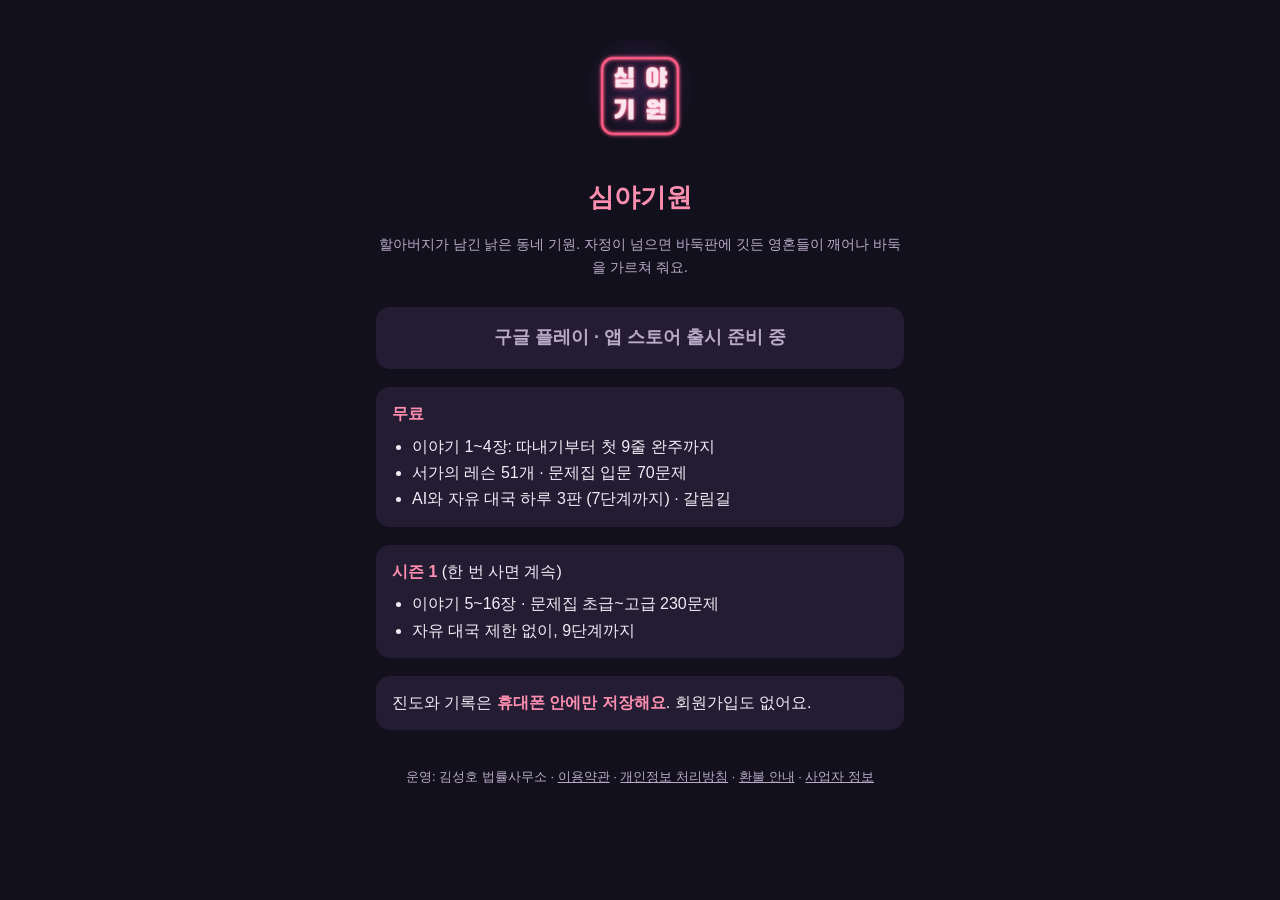
<file: index.html>
<!doctype html>
<html lang="ko">
<head>
<meta charset="utf-8">
<meta name="viewport" content="width=device-width,initial-scale=1">
<title>심야기원</title>
<meta name="description" content="자정의 낡은 동네 기원, 바둑판에 깃든 영혼들에게 처음부터 배우는 바둑 이야기. 16장 이야기, 문제집 300문제, AI 9단계.">
<link rel="icon" href="icons/icon-192.png">
<link rel="apple-touch-icon" href="icons/apple-touch-icon.png">
<style>
:root { --bg: #12101c; --fg: #f3ecf6; --mute: #b9aac8; --card: #231c33; --hl: #ff8fb0; --btn: #ff5c86; }
* { box-sizing: border-box; }
body { margin: 0; background: var(--bg); color: var(--fg); font: 16px/1.65 -apple-system, "Apple SD Gothic Neo", "Noto Sans KR", sans-serif; }
main { max-width: 560px; margin: 0 auto; padding: 40px 16px 56px; text-align: center; }
img.icon { width: 112px; height: 112px; border-radius: 26px; }
h1 { font-size: 26px; margin: 16px 0 4px; color: var(--hl); }
.note { color: var(--mute); font-size: 14px; }
.btn { display: block; margin: 28px 0 8px; padding: 16px; border-radius: 14px; background: var(--btn); color: #2a1720; font-weight: 800; font-size: 18px; text-decoration: none; }
.btn.off { background: var(--card); color: var(--mute); }
.card { background: var(--card); border-radius: 14px; padding: 14px 16px; margin-top: 18px; text-align: left; }
.card ul { margin: 6px 0 0; padding-left: 20px; }
b { color: var(--hl); }
footer { margin-top: 36px; font-size: 13px; color: var(--mute); }
footer a { color: inherit; }
</style>
</head>
<body>
<main>
<img class="icon" src="icons/icon-512.png" alt="">
<h1>심야기원</h1>
<p class="note">할아버지가 남긴 낡은 동네 기원. 자정이 넘으면 바둑판에 깃든 영혼들이 깨어나 바둑을 가르쳐 줘요.</p>
<span class="btn off">구글 플레이 · 앱 스토어 출시 준비 중</span>
<div class="card"><b>무료</b>
<ul>
<li>이야기 1~4장: 따내기부터 첫 9줄 완주까지</li>
<li>서가의 레슨 51개 · 문제집 입문 70문제</li>
<li>AI와 자유 대국 하루 3판 (7단계까지) · 갈림길</li>
</ul></div>
<div class="card"><b>시즌 1</b> (한 번 사면 계속)
<ul>
<li>이야기 5~16장 · 문제집 초급~고급 230문제</li>
<li>자유 대국 제한 없이, 9단계까지</li>
</ul></div>
<div class="card">진도와 기록은 <b>휴대폰 안에만 저장해요</b>. 회원가입도 없어요.</div>
<footer>운영: 김성호 법률사무소 · <a href="terms.html">이용약관</a> · <a href="privacy.html">개인정보 처리방침</a> · <a href="refund.html">환불 안내</a> · <a href="business.html">사업자 정보</a></footer>
</main>
</body>
</html>
</file>
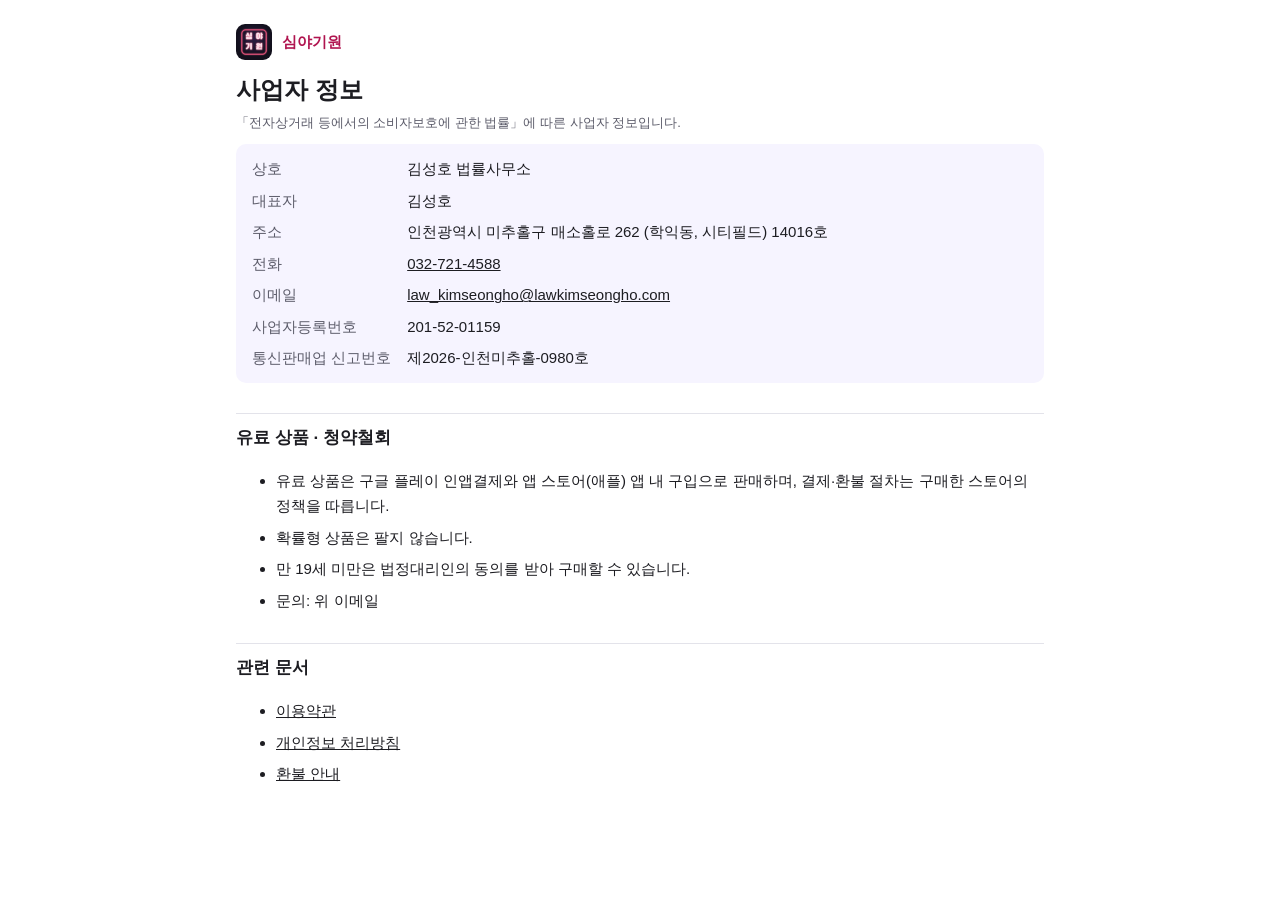
<file: business.html>
<!doctype html>
<html lang="ko">
<head>
<meta charset="utf-8">
<meta name="viewport" content="width=device-width,initial-scale=1">
<title>사업자 정보 · 심야기원</title>
<link rel="icon" href="icons/icon-192.png">
<link rel="stylesheet" href="legal.css">
</head>
<body>
<main>
<a class="app" href="./"><img src="icons/icon-192.png" alt="">심야기원</a>
<h1>사업자 정보</h1>
<p class="meta">「전자상거래 등에서의 소비자보호에 관한 법률」에 따른 사업자 정보입니다.</p>

<dl class="info">
  <dt>상호</dt><dd>김성호 법률사무소</dd>
  <dt>대표자</dt><dd>김성호</dd>
  <dt>주소</dt><dd>인천광역시 미추홀구 매소홀로 262 (학익동, 시티필드) 14016호</dd>
  <dt>전화</dt><dd><a href="tel:032-721-4588">032-721-4588</a></dd>
  <dt>이메일</dt><dd><a href="mailto:law_kimseongho@lawkimseongho.com">law_kimseongho@lawkimseongho.com</a></dd>
  <dt>사업자등록번호</dt><dd>201-52-01159</dd>
  <dt>통신판매업 신고번호</dt><dd>제2026-인천미추홀-0980호</dd>
</dl>

<h2>유료 상품 · 청약철회</h2>
<ul>
  <li>유료 상품은 구글 플레이 인앱결제와 앱 스토어(애플) 앱 내 구입으로 판매하며, 결제·환불 절차는 구매한 스토어의 정책을 따릅니다.</li>
  <li>확률형 상품은 팔지 않습니다.</li>
  <li>만 19세 미만은 법정대리인의 동의를 받아 구매할 수 있습니다.</li>
  <li>문의: 위 이메일</li>
</ul>

<h2>관련 문서</h2>
<ul>
  <li><a href="terms.html">이용약관</a></li>
  <li><a href="privacy.html">개인정보 처리방침</a></li>
  <li><a href="refund.html">환불 안내</a></li>
</ul>
</main>
</body>
</html>
</file>
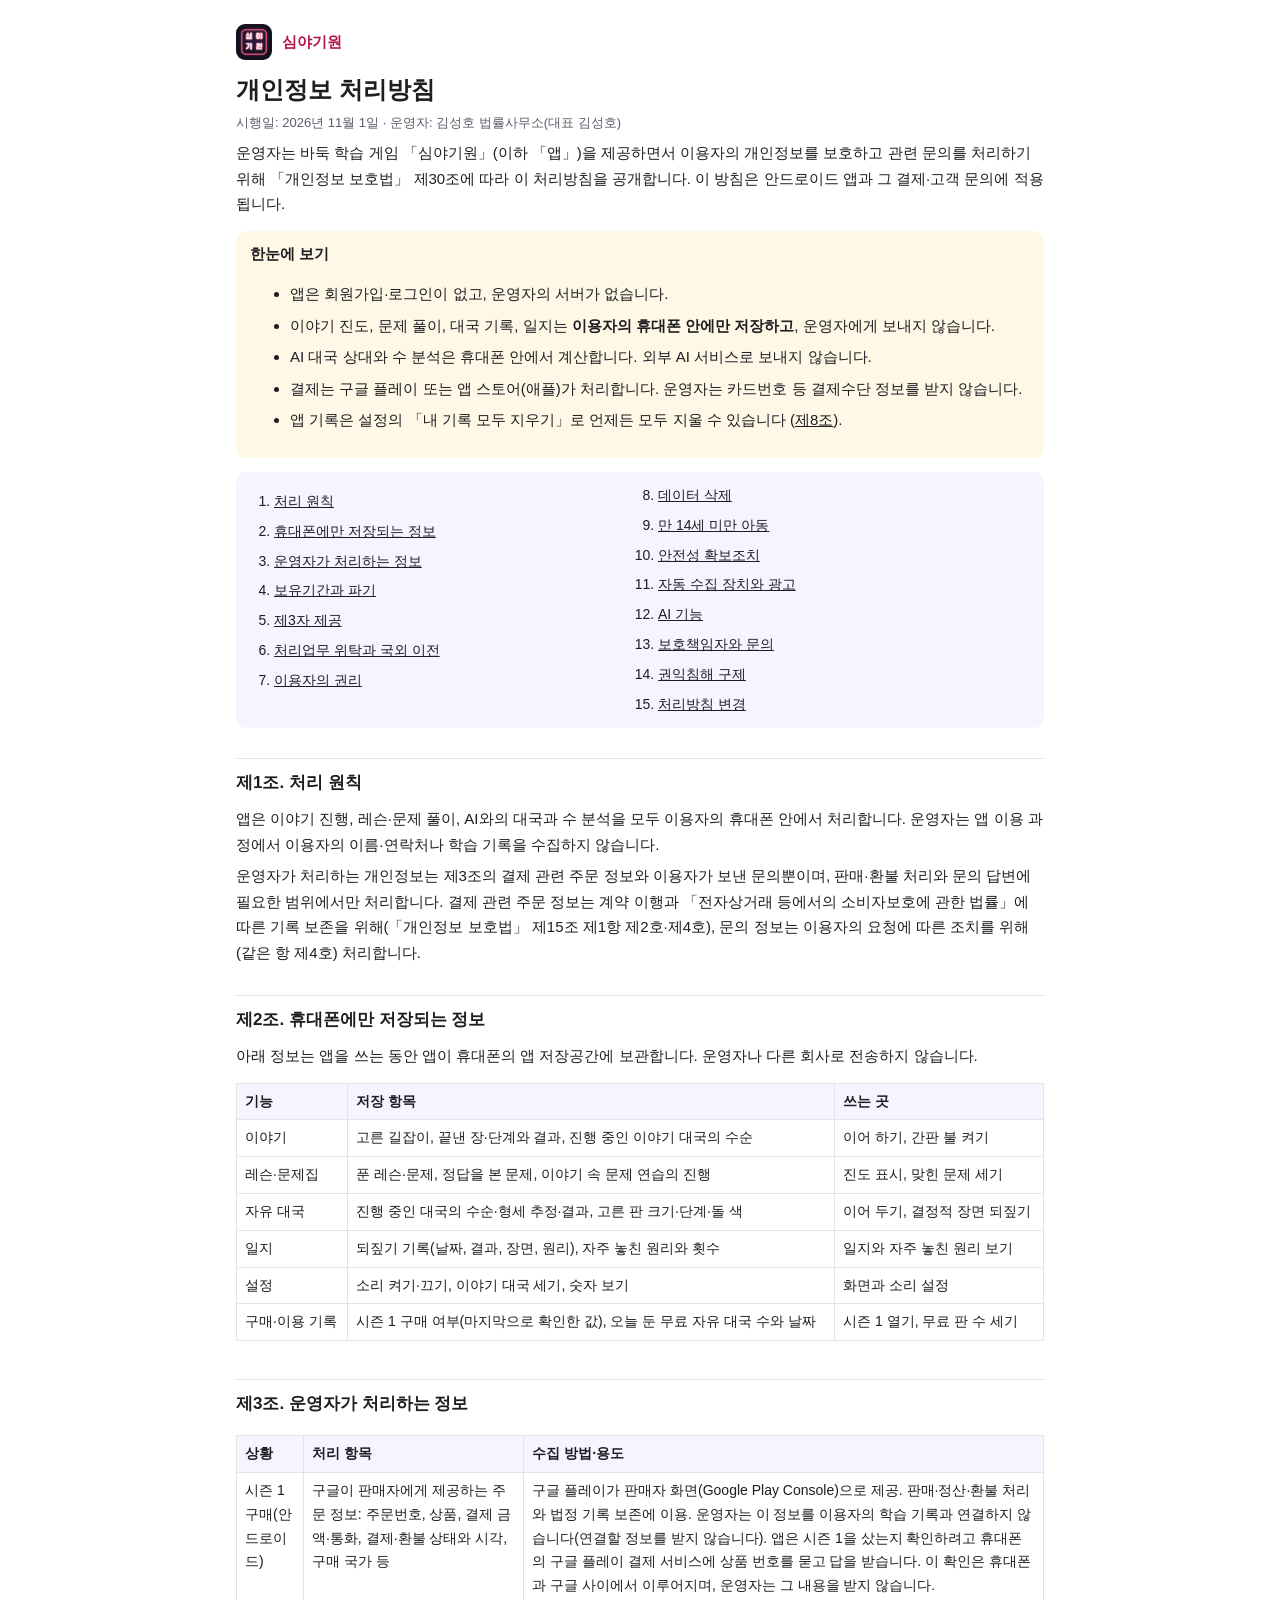
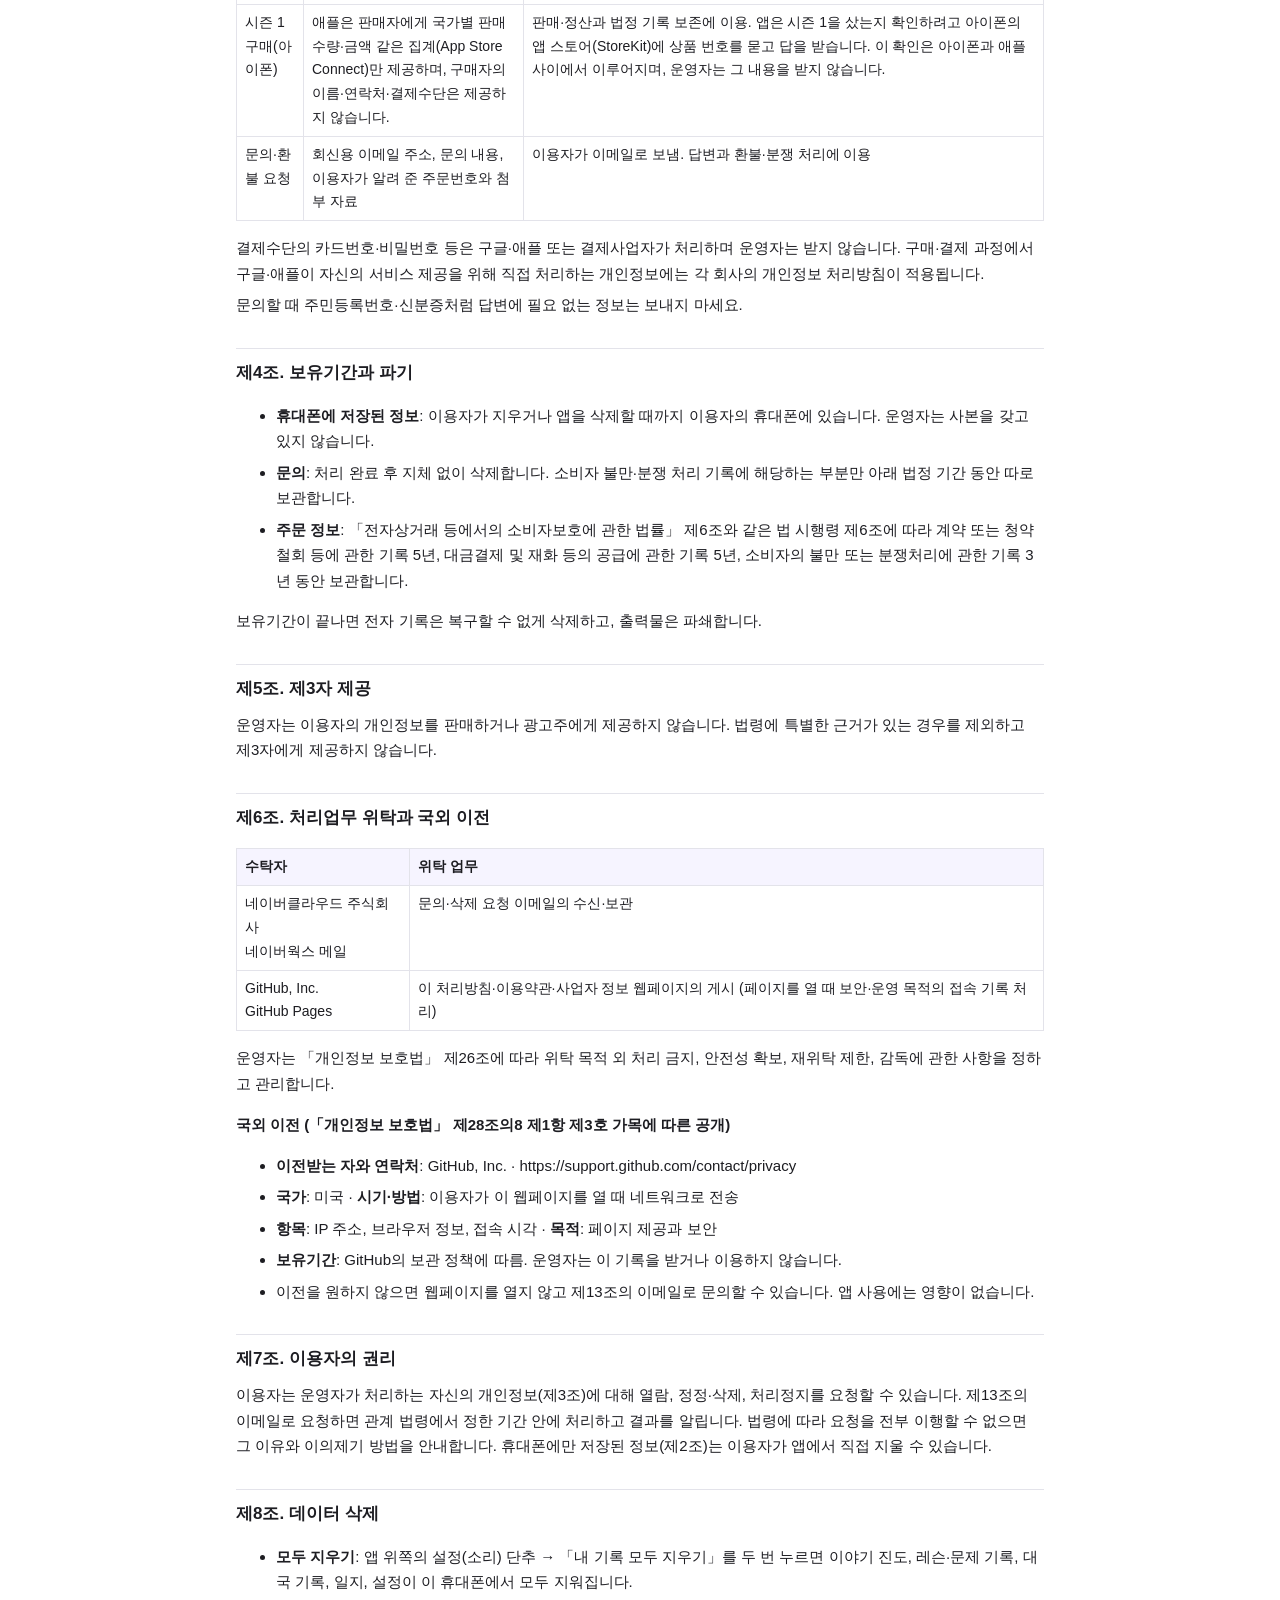
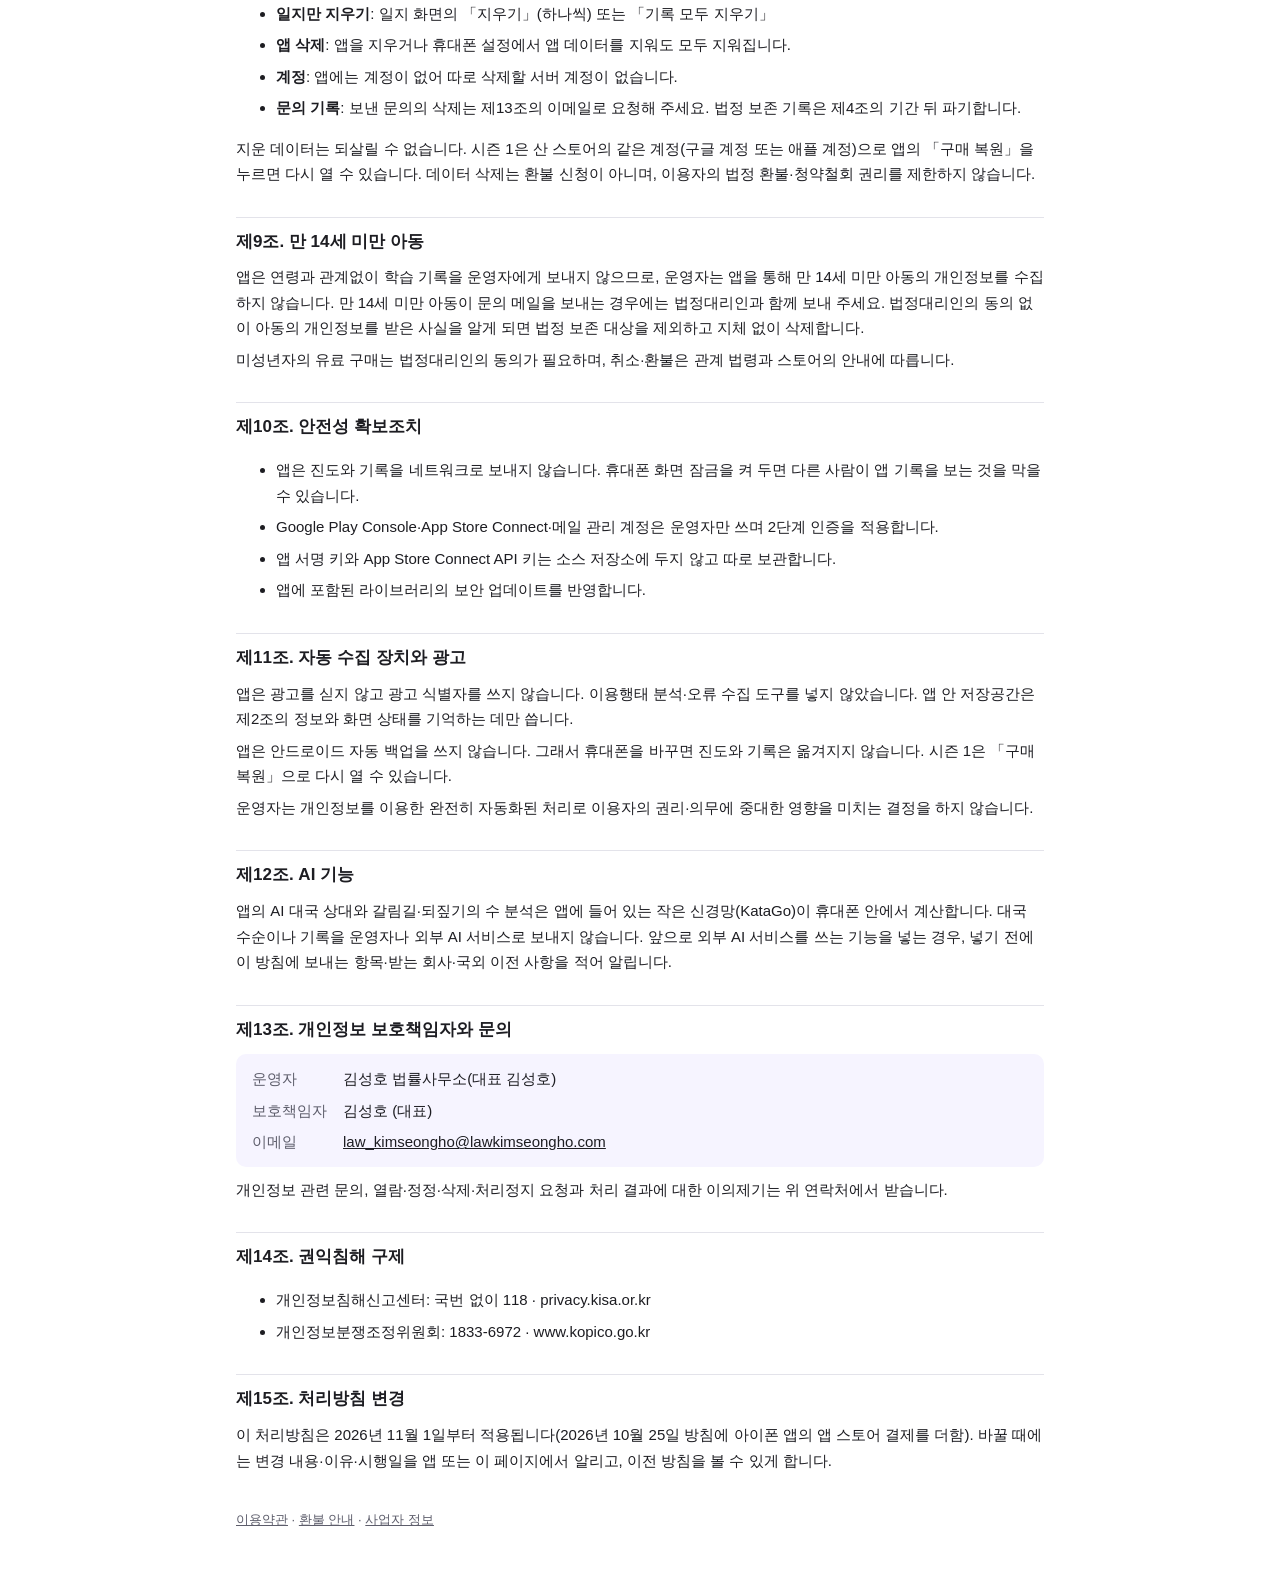
<file: privacy.html>
<!doctype html>
<html lang="ko">
<head>
<meta charset="utf-8">
<meta name="viewport" content="width=device-width,initial-scale=1">
<title>개인정보 처리방침 · 심야기원</title>
<link rel="icon" href="icons/icon-192.png">
<link rel="stylesheet" href="legal.css">
</head>
<body>
<main>
<a class="app" href="./"><img src="icons/icon-192.png" alt="">심야기원</a>
<h1>개인정보 처리방침</h1>
<p class="meta">시행일: 2026년 11월 1일 · 운영자: 김성호 법률사무소(대표 김성호)</p>

<p>운영자는 바둑 학습 게임 「심야기원」(이하 「앱」)을 제공하면서 이용자의 개인정보를 보호하고 관련 문의를 처리하기 위해 「개인정보 보호법」 제30조에 따라 이 처리방침을 공개합니다. 이 방침은 안드로이드 앱과 그 결제·고객 문의에 적용됩니다.</p>

<div class="callout">
<b>한눈에 보기</b>
<ul>
<li>앱은 회원가입·로그인이 없고, 운영자의 서버가 없습니다.</li>
<li>이야기 진도, 문제 풀이, 대국 기록, 일지는 <b>이용자의 휴대폰 안에만 저장하고</b>, 운영자에게 보내지 않습니다.</li>
<li>AI 대국 상대와 수 분석은 휴대폰 안에서 계산합니다. 외부 AI 서비스로 보내지 않습니다.</li>
<li>결제는 구글 플레이 또는 앱 스토어(애플)가 처리합니다. 운영자는 카드번호 등 결제수단 정보를 받지 않습니다.</li>
<li>앱 기록은 설정의 「내 기록 모두 지우기」로 언제든 모두 지울 수 있습니다 (<a href="#delete">제8조</a>).</li>
</ul>
</div>

<nav class="toc" aria-label="목차">
<ol>
<li><a href="#c1">처리 원칙</a></li>
<li><a href="#c2">휴대폰에만 저장되는 정보</a></li>
<li><a href="#c3">운영자가 처리하는 정보</a></li>
<li><a href="#c4">보유기간과 파기</a></li>
<li><a href="#c5">제3자 제공</a></li>
<li><a href="#c6">처리업무 위탁과 국외 이전</a></li>
<li><a href="#c7">이용자의 권리</a></li>
<li><a href="#delete">데이터 삭제</a></li>
<li><a href="#c9">만 14세 미만 아동</a></li>
<li><a href="#c10">안전성 확보조치</a></li>
<li><a href="#c11">자동 수집 장치와 광고</a></li>
<li><a href="#c12">AI 기능</a></li>
<li><a href="#c13">보호책임자와 문의</a></li>
<li><a href="#c14">권익침해 구제</a></li>
<li><a href="#c15">처리방침 변경</a></li>
</ol>
</nav>

<h2 id="c1">제1조. 처리 원칙</h2>
<p>앱은 이야기 진행, 레슨·문제 풀이, AI와의 대국과 수 분석을 모두 이용자의 휴대폰 안에서 처리합니다. 운영자는 앱 이용 과정에서 이용자의 이름·연락처나 학습 기록을 수집하지 않습니다.</p>
<p>운영자가 처리하는 개인정보는 제3조의 결제 관련 주문 정보와 이용자가 보낸 문의뿐이며, 판매·환불 처리와 문의 답변에 필요한 범위에서만 처리합니다. 결제 관련 주문 정보는 계약 이행과 「전자상거래 등에서의 소비자보호에 관한 법률」에 따른 기록 보존을 위해(「개인정보 보호법」 제15조 제1항 제2호·제4호), 문의 정보는 이용자의 요청에 따른 조치를 위해(같은 항 제4호) 처리합니다.</p>

<h2 id="c2">제2조. 휴대폰에만 저장되는 정보</h2>
<p>아래 정보는 앱을 쓰는 동안 앱이 휴대폰의 앱 저장공간에 보관합니다. 운영자나 다른 회사로 전송하지 않습니다.</p>
<div class="tw">
<table>
<tr><th>기능</th><th>저장 항목</th><th>쓰는 곳</th></tr>
<tr><td>이야기</td><td>고른 길잡이, 끝낸 장·단계와 결과, 진행 중인 이야기 대국의 수순</td><td>이어 하기, 간판 불 켜기</td></tr>
<tr><td>레슨·문제집</td><td>푼 레슨·문제, 정답을 본 문제, 이야기 속 문제 연습의 진행</td><td>진도 표시, 맞힌 문제 세기</td></tr>
<tr><td>자유 대국</td><td>진행 중인 대국의 수순·형세 추정·결과, 고른 판 크기·단계·돌 색</td><td>이어 두기, 결정적 장면 되짚기</td></tr>
<tr><td>일지</td><td>되짚기 기록(날짜, 결과, 장면, 원리), 자주 놓친 원리와 횟수</td><td>일지와 자주 놓친 원리 보기</td></tr>
<tr><td>설정</td><td>소리 켜기·끄기, 이야기 대국 세기, 숫자 보기</td><td>화면과 소리 설정</td></tr>
<tr><td>구매·이용 기록</td><td>시즌 1 구매 여부(마지막으로 확인한 값), 오늘 둔 무료 자유 대국 수와 날짜</td><td>시즌 1 열기, 무료 판 수 세기</td></tr>
</table>
</div>

<h2 id="c3">제3조. 운영자가 처리하는 정보</h2>
<div class="tw">
<table>
<tr><th>상황</th><th>처리 항목</th><th>수집 방법·용도</th></tr>
<tr><td>시즌 1 구매(안드로이드)</td><td>구글이 판매자에게 제공하는 주문 정보: 주문번호, 상품, 결제 금액·통화, 결제·환불 상태와 시각, 구매 국가 등</td><td>구글 플레이가 판매자 화면(Google Play Console)으로 제공. 판매·정산·환불 처리와 법정 기록 보존에 이용. 운영자는 이 정보를 이용자의 학습 기록과 연결하지 않습니다(연결할 정보를 받지 않습니다). 앱은 시즌 1을 샀는지 확인하려고 휴대폰의 구글 플레이 결제 서비스에 상품 번호를 묻고 답을 받습니다. 이 확인은 휴대폰과 구글 사이에서 이루어지며, 운영자는 그 내용을 받지 않습니다.</td></tr>
<tr><td>시즌 1 구매(아이폰)</td><td>애플은 판매자에게 국가별 판매 수량·금액 같은 집계(App Store Connect)만 제공하며, 구매자의 이름·연락처·결제수단은 제공하지 않습니다.</td><td>판매·정산과 법정 기록 보존에 이용. 앱은 시즌 1을 샀는지 확인하려고 아이폰의 앱 스토어(StoreKit)에 상품 번호를 묻고 답을 받습니다. 이 확인은 아이폰과 애플 사이에서 이루어지며, 운영자는 그 내용을 받지 않습니다.</td></tr>
<tr><td>문의·환불 요청</td><td>회신용 이메일 주소, 문의 내용, 이용자가 알려 준 주문번호와 첨부 자료</td><td>이용자가 이메일로 보냄. 답변과 환불·분쟁 처리에 이용</td></tr>
</table>
</div>
<p>결제수단의 카드번호·비밀번호 등은 구글·애플 또는 결제사업자가 처리하며 운영자는 받지 않습니다. 구매·결제 과정에서 구글·애플이 자신의 서비스 제공을 위해 직접 처리하는 개인정보에는 각 회사의 개인정보 처리방침이 적용됩니다.</p>
<p>문의할 때 주민등록번호·신분증처럼 답변에 필요 없는 정보는 보내지 마세요.</p>

<h2 id="c4">제4조. 보유기간과 파기</h2>
<ul>
<li><b>휴대폰에 저장된 정보</b>: 이용자가 지우거나 앱을 삭제할 때까지 이용자의 휴대폰에 있습니다. 운영자는 사본을 갖고 있지 않습니다.</li>
<li><b>문의</b>: 처리 완료 후 지체 없이 삭제합니다. 소비자 불만·분쟁 처리 기록에 해당하는 부분만 아래 법정 기간 동안 따로 보관합니다.</li>
<li><b>주문 정보</b>: 「전자상거래 등에서의 소비자보호에 관한 법률」 제6조와 같은 법 시행령 제6조에 따라 계약 또는 청약철회 등에 관한 기록 5년, 대금결제 및 재화 등의 공급에 관한 기록 5년, 소비자의 불만 또는 분쟁처리에 관한 기록 3년 동안 보관합니다.</li>
</ul>
<p>보유기간이 끝나면 전자 기록은 복구할 수 없게 삭제하고, 출력물은 파쇄합니다.</p>

<h2 id="c5">제5조. 제3자 제공</h2>
<p>운영자는 이용자의 개인정보를 판매하거나 광고주에게 제공하지 않습니다. 법령에 특별한 근거가 있는 경우를 제외하고 제3자에게 제공하지 않습니다.</p>

<h2 id="c6">제6조. 처리업무 위탁과 국외 이전</h2>
<div class="tw">
<table>
<tr><th>수탁자</th><th>위탁 업무</th></tr>
<tr><td>네이버클라우드 주식회사<br>네이버웍스 메일</td><td>문의·삭제 요청 이메일의 수신·보관</td></tr>
<tr><td>GitHub, Inc.<br>GitHub Pages</td><td>이 처리방침·이용약관·사업자 정보 웹페이지의 게시 (페이지를 열 때 보안·운영 목적의 접속 기록 처리)</td></tr>
</table>
</div>
<p>운영자는 「개인정보 보호법」 제26조에 따라 위탁 목적 외 처리 금지, 안전성 확보, 재위탁 제한, 감독에 관한 사항을 정하고 관리합니다.</p>
<h3>국외 이전 (「개인정보 보호법」 제28조의8 제1항 제3호 가목에 따른 공개)</h3>
<ul>
<li><b>이전받는 자와 연락처</b>: GitHub, Inc. · https://support.github.com/contact/privacy</li>
<li><b>국가</b>: 미국 · <b>시기·방법</b>: 이용자가 이 웹페이지를 열 때 네트워크로 전송</li>
<li><b>항목</b>: IP 주소, 브라우저 정보, 접속 시각 · <b>목적</b>: 페이지 제공과 보안</li>
<li><b>보유기간</b>: GitHub의 보관 정책에 따름. 운영자는 이 기록을 받거나 이용하지 않습니다.</li>
<li>이전을 원하지 않으면 웹페이지를 열지 않고 제13조의 이메일로 문의할 수 있습니다. 앱 사용에는 영향이 없습니다.</li>
</ul>

<h2 id="c7">제7조. 이용자의 권리</h2>
<p>이용자는 운영자가 처리하는 자신의 개인정보(제3조)에 대해 열람, 정정·삭제, 처리정지를 요청할 수 있습니다. 제13조의 이메일로 요청하면 관계 법령에서 정한 기간 안에 처리하고 결과를 알립니다. 법령에 따라 요청을 전부 이행할 수 없으면 그 이유와 이의제기 방법을 안내합니다. 휴대폰에만 저장된 정보(제2조)는 이용자가 앱에서 직접 지울 수 있습니다.</p>

<h2 id="delete">제8조. 데이터 삭제</h2>
<ul>
<li><b>모두 지우기</b>: 앱 위쪽의 설정(소리) 단추 → 「내 기록 모두 지우기」를 두 번 누르면 이야기 진도, 레슨·문제 기록, 대국 기록, 일지, 설정이 이 휴대폰에서 모두 지워집니다.</li>
<li><b>일지만 지우기</b>: 일지 화면의 「지우기」(하나씩) 또는 「기록 모두 지우기」</li>
<li><b>앱 삭제</b>: 앱을 지우거나 휴대폰 설정에서 앱 데이터를 지워도 모두 지워집니다.</li>
<li><b>계정</b>: 앱에는 계정이 없어 따로 삭제할 서버 계정이 없습니다.</li>
<li><b>문의 기록</b>: 보낸 문의의 삭제는 제13조의 이메일로 요청해 주세요. 법정 보존 기록은 제4조의 기간 뒤 파기합니다.</li>
</ul>
<p>지운 데이터는 되살릴 수 없습니다. 시즌 1은 산 스토어의 같은 계정(구글 계정 또는 애플 계정)으로 앱의 「구매 복원」을 누르면 다시 열 수 있습니다. 데이터 삭제는 환불 신청이 아니며, 이용자의 법정 환불·청약철회 권리를 제한하지 않습니다.</p>

<h2 id="c9">제9조. 만 14세 미만 아동</h2>
<p>앱은 연령과 관계없이 학습 기록을 운영자에게 보내지 않으므로, 운영자는 앱을 통해 만 14세 미만 아동의 개인정보를 수집하지 않습니다. 만 14세 미만 아동이 문의 메일을 보내는 경우에는 법정대리인과 함께 보내 주세요. 법정대리인의 동의 없이 아동의 개인정보를 받은 사실을 알게 되면 법정 보존 대상을 제외하고 지체 없이 삭제합니다.</p>
<p>미성년자의 유료 구매는 법정대리인의 동의가 필요하며, 취소·환불은 관계 법령과 스토어의 안내에 따릅니다.</p>

<h2 id="c10">제10조. 안전성 확보조치</h2>
<ul>
<li>앱은 진도와 기록을 네트워크로 보내지 않습니다. 휴대폰 화면 잠금을 켜 두면 다른 사람이 앱 기록을 보는 것을 막을 수 있습니다.</li>
<li>Google Play Console·App Store Connect·메일 관리 계정은 운영자만 쓰며 2단계 인증을 적용합니다.</li>
<li>앱 서명 키와 App Store Connect API 키는 소스 저장소에 두지 않고 따로 보관합니다.</li>
<li>앱에 포함된 라이브러리의 보안 업데이트를 반영합니다.</li>
</ul>

<h2 id="c11">제11조. 자동 수집 장치와 광고</h2>
<p>앱은 광고를 싣지 않고 광고 식별자를 쓰지 않습니다. 이용행태 분석·오류 수집 도구를 넣지 않았습니다. 앱 안 저장공간은 제2조의 정보와 화면 상태를 기억하는 데만 씁니다.</p>
<p>앱은 안드로이드 자동 백업을 쓰지 않습니다. 그래서 휴대폰을 바꾸면 진도와 기록은 옮겨지지 않습니다. 시즌 1은 「구매 복원」으로 다시 열 수 있습니다.</p>
<p>운영자는 개인정보를 이용한 완전히 자동화된 처리로 이용자의 권리·의무에 중대한 영향을 미치는 결정을 하지 않습니다.</p>

<h2 id="c12">제12조. AI 기능</h2>
<p>앱의 AI 대국 상대와 갈림길·되짚기의 수 분석은 앱에 들어 있는 작은 신경망(KataGo)이 휴대폰 안에서 계산합니다. 대국 수순이나 기록을 운영자나 외부 AI 서비스로 보내지 않습니다. 앞으로 외부 AI 서비스를 쓰는 기능을 넣는 경우, 넣기 전에 이 방침에 보내는 항목·받는 회사·국외 이전 사항을 적어 알립니다.</p>

<h2 id="c13">제13조. 개인정보 보호책임자와 문의</h2>
<dl class="info">
<dt>운영자</dt><dd>김성호 법률사무소(대표 김성호)</dd>
<dt>보호책임자</dt><dd>김성호 (대표)</dd>
<dt>이메일</dt><dd><a href="mailto:law_kimseongho@lawkimseongho.com">law_kimseongho@lawkimseongho.com</a></dd>
</dl>
<p>개인정보 관련 문의, 열람·정정·삭제·처리정지 요청과 처리 결과에 대한 이의제기는 위 연락처에서 받습니다.</p>

<h2 id="c14">제14조. 권익침해 구제</h2>
<ul>
<li>개인정보침해신고센터: 국번 없이 118 · privacy.kisa.or.kr</li>
<li>개인정보분쟁조정위원회: 1833-6972 · www.kopico.go.kr</li>
</ul>

<h2 id="c15">제15조. 처리방침 변경</h2>
<p>이 처리방침은 2026년 11월 1일부터 적용됩니다(2026년 10월 25일 방침에 아이폰 앱의 앱 스토어 결제를 더함). 바꿀 때에는 변경 내용·이유·시행일을 앱 또는 이 페이지에서 알리고, 이전 방침을 볼 수 있게 합니다.</p>

<footer><a href="terms.html">이용약관</a> · <a href="refund.html">환불 안내</a> · <a href="business.html">사업자 정보</a></footer>
</main>
</body>
</html>
</file>
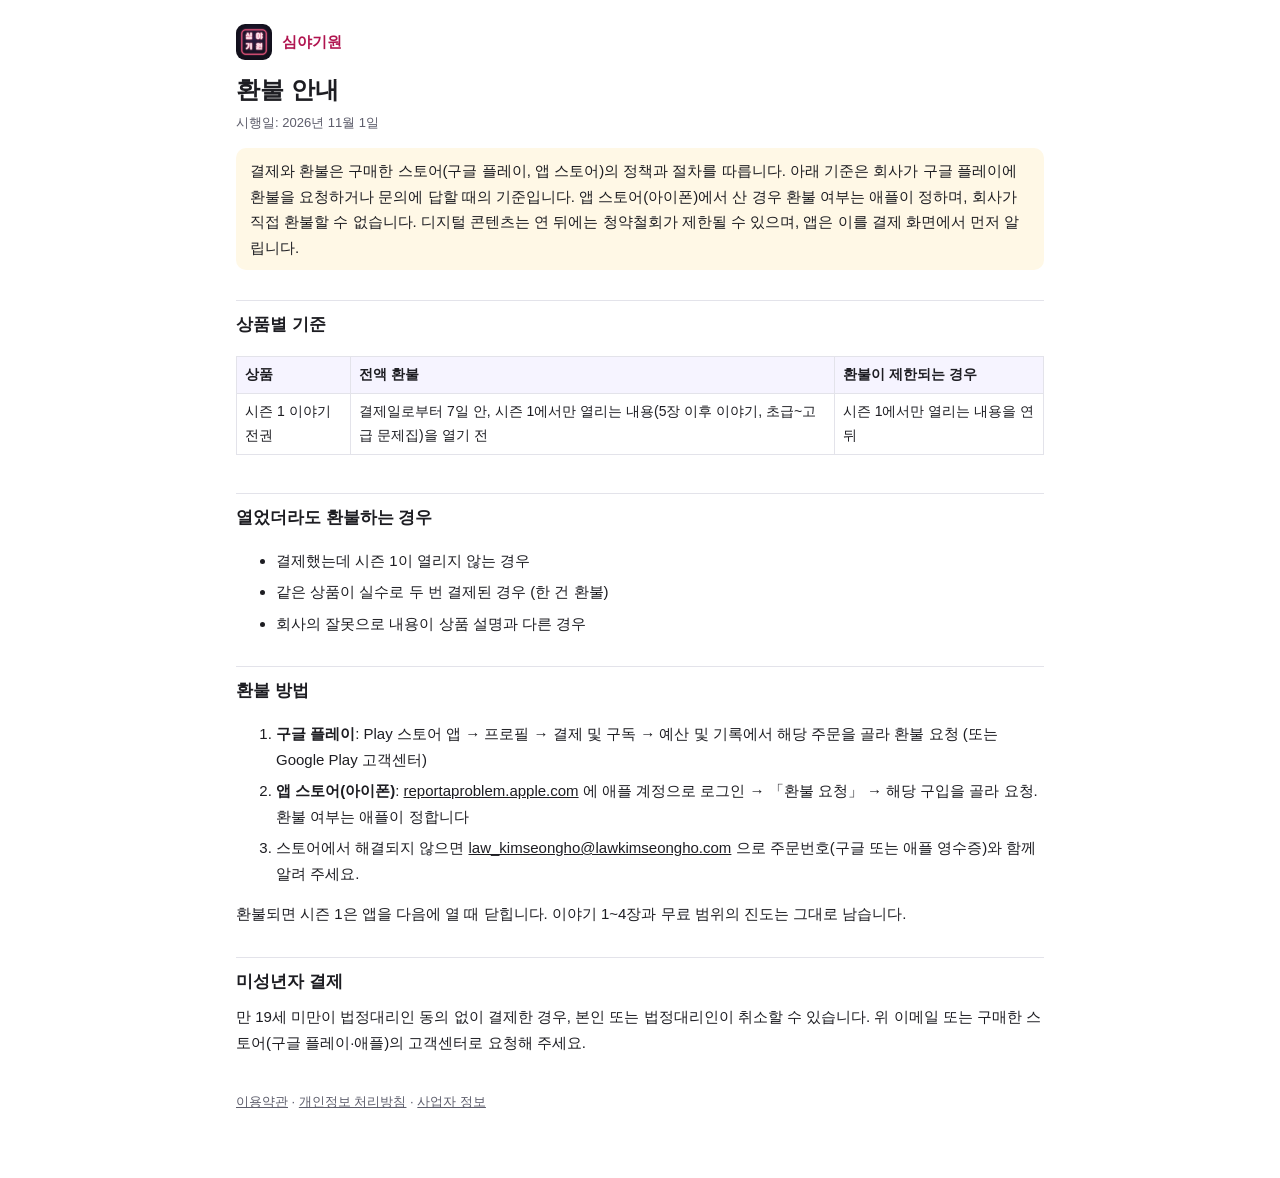
<file: refund.html>
<!doctype html>
<html lang="ko">
<head>
<meta charset="utf-8">
<meta name="viewport" content="width=device-width,initial-scale=1">
<title>환불 안내 · 심야기원</title>
<link rel="icon" href="icons/icon-192.png">
<link rel="stylesheet" href="legal.css">
</head>
<body>
<main>
<a class="app" href="./"><img src="icons/icon-192.png" alt="">심야기원</a>
<h1>환불 안내</h1>
<p class="meta">시행일: 2026년 11월 1일</p>

<div class="callout">결제와 환불은 구매한 스토어(구글 플레이, 앱 스토어)의 정책과 절차를 따릅니다. 아래 기준은 회사가 구글 플레이에 환불을 요청하거나 문의에 답할 때의 기준입니다. 앱 스토어(아이폰)에서 산 경우 환불 여부는 애플이 정하며, 회사가 직접 환불할 수 없습니다. 디지털 콘텐츠는 연 뒤에는 청약철회가 제한될 수 있으며, 앱은 이를 결제 화면에서 먼저 알립니다.</div>

<h2>상품별 기준</h2>
<div class="tw">
<table>
<tr><th>상품</th><th>전액 환불</th><th>환불이 제한되는 경우</th></tr>
<tr><td>시즌 1 이야기 전권</td><td>결제일로부터 7일 안, 시즌 1에서만 열리는 내용(5장 이후 이야기, 초급~고급 문제집)을 열기 전</td><td>시즌 1에서만 열리는 내용을 연 뒤</td></tr>
</table>
</div>

<h2>열었더라도 환불하는 경우</h2>
<ul>
<li>결제했는데 시즌 1이 열리지 않는 경우</li>
<li>같은 상품이 실수로 두 번 결제된 경우 (한 건 환불)</li>
<li>회사의 잘못으로 내용이 상품 설명과 다른 경우</li>
</ul>

<h2>환불 방법</h2>
<ol>
<li><b>구글 플레이</b>: Play 스토어 앱 → 프로필 → 결제 및 구독 → 예산 및 기록에서 해당 주문을 골라 환불 요청 (또는 Google Play 고객센터)</li>
<li><b>앱 스토어(아이폰)</b>: <a href="https://reportaproblem.apple.com">reportaproblem.apple.com</a> 에 애플 계정으로 로그인 → 「환불 요청」 → 해당 구입을 골라 요청. 환불 여부는 애플이 정합니다</li>
<li>스토어에서 해결되지 않으면 <a href="mailto:law_kimseongho@lawkimseongho.com">law_kimseongho@lawkimseongho.com</a> 으로 주문번호(구글 또는 애플 영수증)와 함께 알려 주세요.</li>
</ol>
<p>환불되면 시즌 1은 앱을 다음에 열 때 닫힙니다. 이야기 1~4장과 무료 범위의 진도는 그대로 남습니다.</p>

<h2>미성년자 결제</h2>
<p>만 19세 미만이 법정대리인 동의 없이 결제한 경우, 본인 또는 법정대리인이 취소할 수 있습니다. 위 이메일 또는 구매한 스토어(구글 플레이·애플)의 고객센터로 요청해 주세요.</p>

<footer><a href="terms.html">이용약관</a> · <a href="privacy.html">개인정보 처리방침</a> · <a href="business.html">사업자 정보</a></footer>
</main>
</body>
</html>
</file>
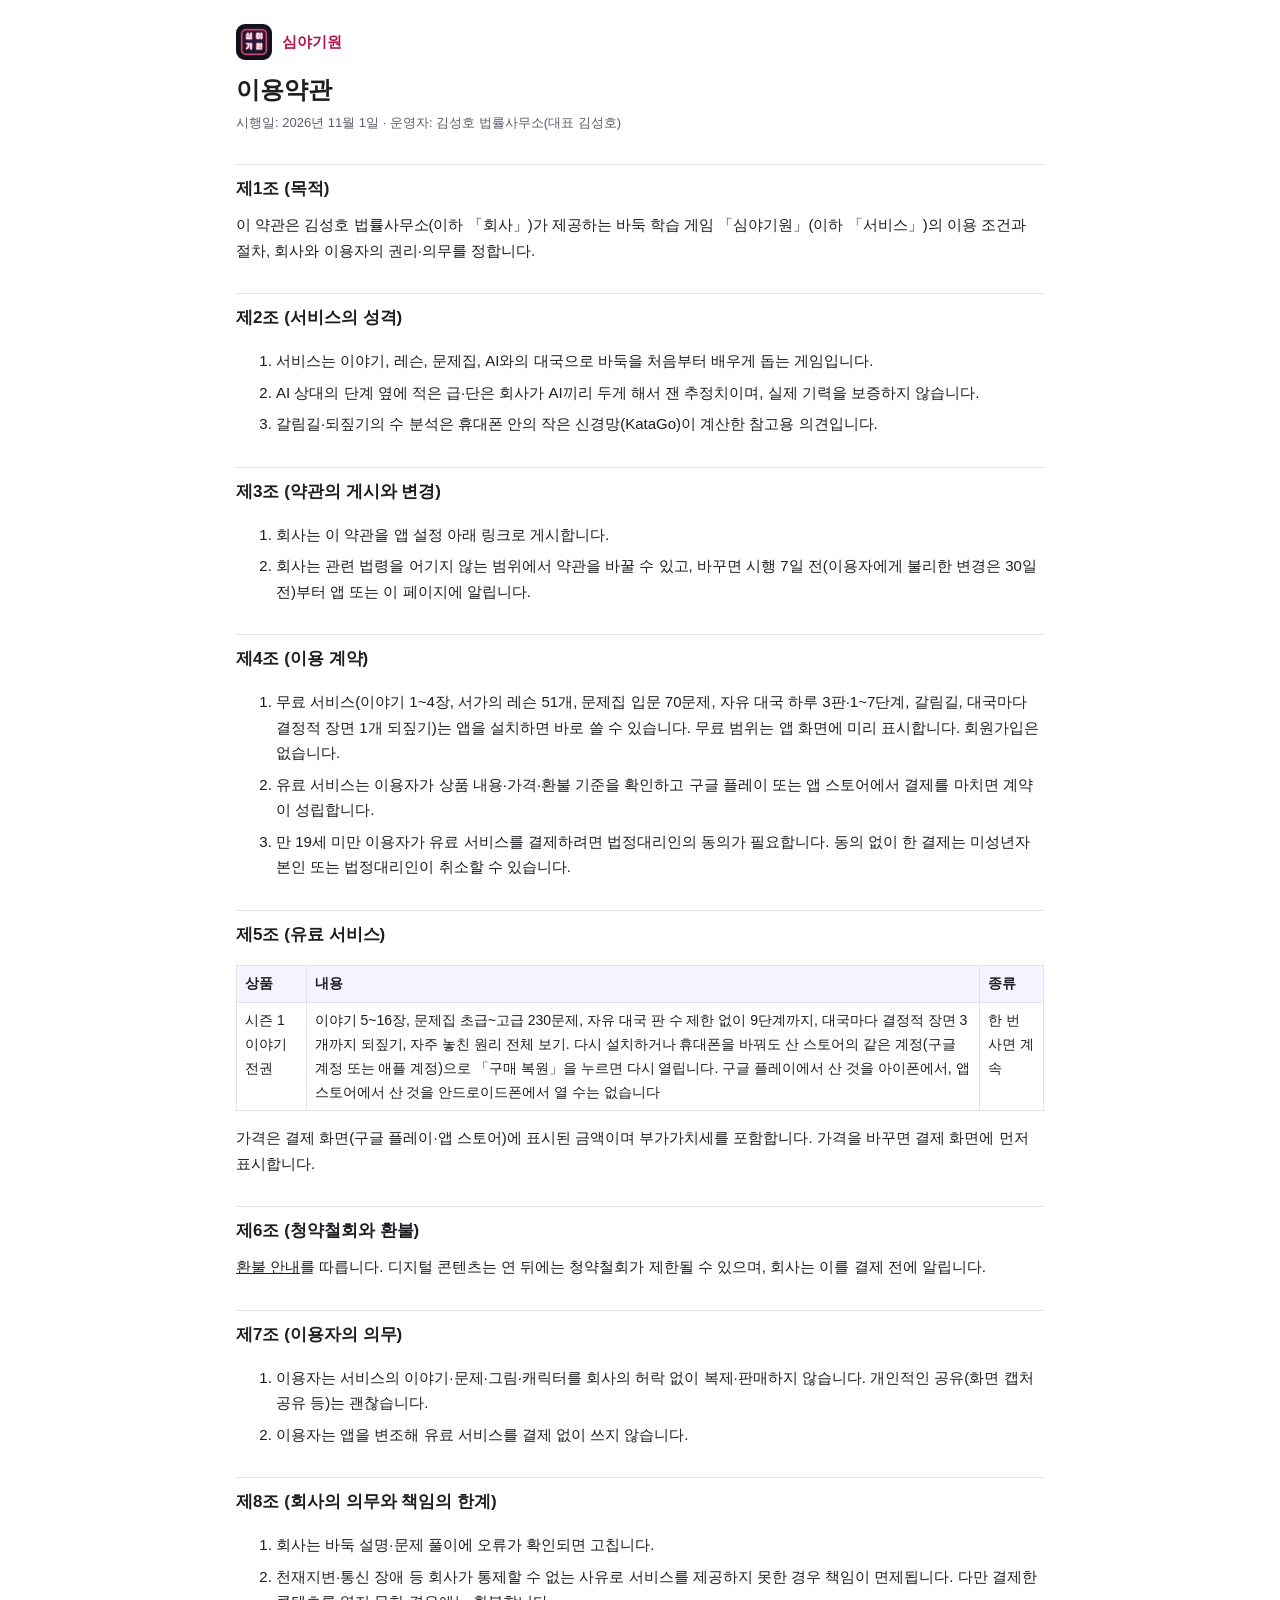
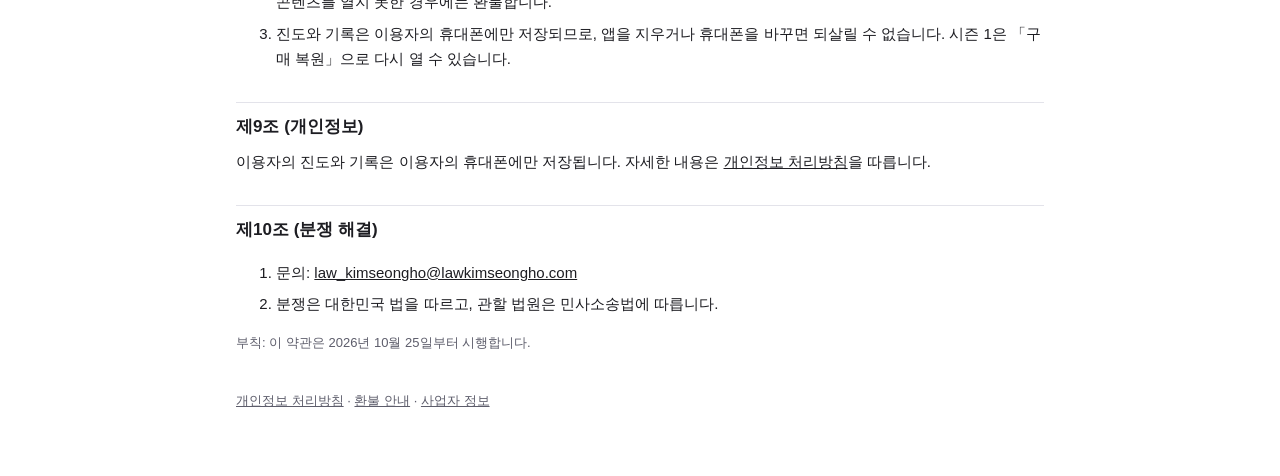
<file: terms.html>
<!doctype html>
<html lang="ko">
<head>
<meta charset="utf-8">
<meta name="viewport" content="width=device-width,initial-scale=1">
<title>이용약관 · 심야기원</title>
<link rel="icon" href="icons/icon-192.png">
<link rel="stylesheet" href="legal.css">
</head>
<body>
<main>
<a class="app" href="./"><img src="icons/icon-192.png" alt="">심야기원</a>
<h1>이용약관</h1>
<p class="meta">시행일: 2026년 11월 1일 · 운영자: 김성호 법률사무소(대표 김성호)</p>

<h2>제1조 (목적)</h2>
<p>이 약관은 김성호 법률사무소(이하 「회사」)가 제공하는 바둑 학습 게임 「심야기원」(이하 「서비스」)의 이용 조건과 절차, 회사와 이용자의 권리·의무를 정합니다.</p>

<h2>제2조 (서비스의 성격)</h2>
<ol>
<li>서비스는 이야기, 레슨, 문제집, AI와의 대국으로 바둑을 처음부터 배우게 돕는 게임입니다.</li>
<li>AI 상대의 단계 옆에 적은 급·단은 회사가 AI끼리 두게 해서 잰 추정치이며, 실제 기력을 보증하지 않습니다.</li>
<li>갈림길·되짚기의 수 분석은 휴대폰 안의 작은 신경망(KataGo)이 계산한 참고용 의견입니다.</li>
</ol>

<h2>제3조 (약관의 게시와 변경)</h2>
<ol>
<li>회사는 이 약관을 앱 설정 아래 링크로 게시합니다.</li>
<li>회사는 관련 법령을 어기지 않는 범위에서 약관을 바꿀 수 있고, 바꾸면 시행 7일 전(이용자에게 불리한 변경은 30일 전)부터 앱 또는 이 페이지에 알립니다.</li>
</ol>

<h2>제4조 (이용 계약)</h2>
<ol>
<li>무료 서비스(이야기 1~4장, 서가의 레슨 51개, 문제집 입문 70문제, 자유 대국 하루 3판·1~7단계, 갈림길, 대국마다 결정적 장면 1개 되짚기)는 앱을 설치하면 바로 쓸 수 있습니다. 무료 범위는 앱 화면에 미리 표시합니다. 회원가입은 없습니다.</li>
<li>유료 서비스는 이용자가 상품 내용·가격·환불 기준을 확인하고 구글 플레이 또는 앱 스토어에서 결제를 마치면 계약이 성립합니다.</li>
<li>만 19세 미만 이용자가 유료 서비스를 결제하려면 법정대리인의 동의가 필요합니다. 동의 없이 한 결제는 미성년자 본인 또는 법정대리인이 취소할 수 있습니다.</li>
</ol>

<h2>제5조 (유료 서비스)</h2>
<div class="tw">
<table>
<tr><th>상품</th><th>내용</th><th>종류</th></tr>
<tr><td>시즌 1 이야기 전권</td><td>이야기 5~16장, 문제집 초급~고급 230문제, 자유 대국 판 수 제한 없이 9단계까지, 대국마다 결정적 장면 3개까지 되짚기, 자주 놓친 원리 전체 보기. 다시 설치하거나 휴대폰을 바꿔도 산 스토어의 같은 계정(구글 계정 또는 애플 계정)으로 「구매 복원」을 누르면 다시 열립니다. 구글 플레이에서 산 것을 아이폰에서, 앱 스토어에서 산 것을 안드로이드폰에서 열 수는 없습니다</td><td>한 번 사면 계속</td></tr>
</table>
</div>
<p>가격은 결제 화면(구글 플레이·앱 스토어)에 표시된 금액이며 부가가치세를 포함합니다. 가격을 바꾸면 결제 화면에 먼저 표시합니다.</p>

<h2>제6조 (청약철회와 환불)</h2>
<p><a href="refund.html">환불 안내</a>를 따릅니다. 디지털 콘텐츠는 연 뒤에는 청약철회가 제한될 수 있으며, 회사는 이를 결제 전에 알립니다.</p>

<h2>제7조 (이용자의 의무)</h2>
<ol>
<li>이용자는 서비스의 이야기·문제·그림·캐릭터를 회사의 허락 없이 복제·판매하지 않습니다. 개인적인 공유(화면 캡처 공유 등)는 괜찮습니다.</li>
<li>이용자는 앱을 변조해 유료 서비스를 결제 없이 쓰지 않습니다.</li>
</ol>

<h2>제8조 (회사의 의무와 책임의 한계)</h2>
<ol>
<li>회사는 바둑 설명·문제 풀이에 오류가 확인되면 고칩니다.</li>
<li>천재지변·통신 장애 등 회사가 통제할 수 없는 사유로 서비스를 제공하지 못한 경우 책임이 면제됩니다. 다만 결제한 콘텐츠를 열지 못한 경우에는 환불합니다.</li>
<li>진도와 기록은 이용자의 휴대폰에만 저장되므로, 앱을 지우거나 휴대폰을 바꾸면 되살릴 수 없습니다. 시즌 1은 「구매 복원」으로 다시 열 수 있습니다.</li>
</ol>

<h2>제9조 (개인정보)</h2>
<p>이용자의 진도와 기록은 이용자의 휴대폰에만 저장됩니다. 자세한 내용은 <a href="privacy.html">개인정보 처리방침</a>을 따릅니다.</p>

<h2>제10조 (분쟁 해결)</h2>
<ol>
<li>문의: <a href="mailto:law_kimseongho@lawkimseongho.com">law_kimseongho@lawkimseongho.com</a></li>
<li>분쟁은 대한민국 법을 따르고, 관할 법원은 민사소송법에 따릅니다.</li>
</ol>

<p class="note">부칙: 이 약관은 2026년 10월 25일부터 시행합니다.</p>

<footer><a href="privacy.html">개인정보 처리방침</a> · <a href="refund.html">환불 안내</a> · <a href="business.html">사업자 정보</a></footer>
</main>
</body>
</html>
</file>
<file: legal.css>
:root { --bg: #ffffff; --fg: #1d1d22; --mute: #5d5d6b; --line: #e3e3ea; --hl: #f6f4ff; --box: #fff8e6; --brand: #b0144f; }
@media (prefers-color-scheme: dark) { :root:not([data-theme="light"]) { --bg: #101018; --fg: #ececf2; --mute: #a3a3b5; --line: #2c2c3a; --hl: #1b1a2b; --box: #2a2412; --brand: #ff8fb0; } }
:root[data-theme="dark"] { --bg: #101018; --fg: #ececf2; --mute: #a3a3b5; --line: #2c2c3a; --hl: #1b1a2b; --box: #2a2412; --brand: #ff8fb0; }
* { box-sizing: border-box; }
body { margin: 0; background: var(--bg); color: var(--fg); font: 15px/1.7 -apple-system, "Apple SD Gothic Neo", "Noto Sans KR", "Malgun Gothic", sans-serif; }
main { max-width: 840px; margin: 0 auto; padding: 24px 16px 64px; }
.app { display: flex; align-items: center; gap: 10px; margin-bottom: 14px; color: var(--brand); font-weight: 700; text-decoration: none; }
.app img { width: 36px; height: 36px; border-radius: 9px; }
h1 { font-size: 24px; margin: 0 0 4px; line-height: 1.35; }
h2 { font-size: 17px; margin: 30px 0 8px; padding-top: 10px; border-top: 1px solid var(--line); }
h3 { font-size: 15px; margin: 16px 0 4px; }
p, li { margin: 6px 0; overflow-wrap: anywhere; }
.meta, .note { color: var(--mute); font-size: 13px; }
.callout { background: var(--box); border-radius: 10px; padding: 10px 14px; margin: 14px 0; }
.toc { background: var(--hl); border-radius: 10px; padding: 12px 16px; font-size: 14px; }
.toc ol { margin: 0; padding-left: 22px; columns: 2; }
@media (max-width: 560px) { .toc ol { columns: 1; } }
.tw { overflow-x: auto; }
table { width: 100%; border-collapse: collapse; font-size: 14px; margin: 8px 0; min-width: 540px; }
th, td { border: 1px solid var(--line); padding: 6px 8px; vertical-align: top; text-align: left; }
th { background: var(--hl); white-space: nowrap; }
dl.info { display: grid; grid-template-columns: max-content 1fr; gap: 6px 16px; margin: 10px 0; background: var(--hl); border-radius: 10px; padding: 12px 16px; }
dl.info dt { color: var(--mute); }
dl.info dd { margin: 0; }
@media (max-width: 480px) { dl.info { grid-template-columns: 1fr; } dl.info dt { margin-top: 6px; } }
footer { margin-top: 36px; font-size: 13px; color: var(--mute); }
a { color: inherit; }
</file>
